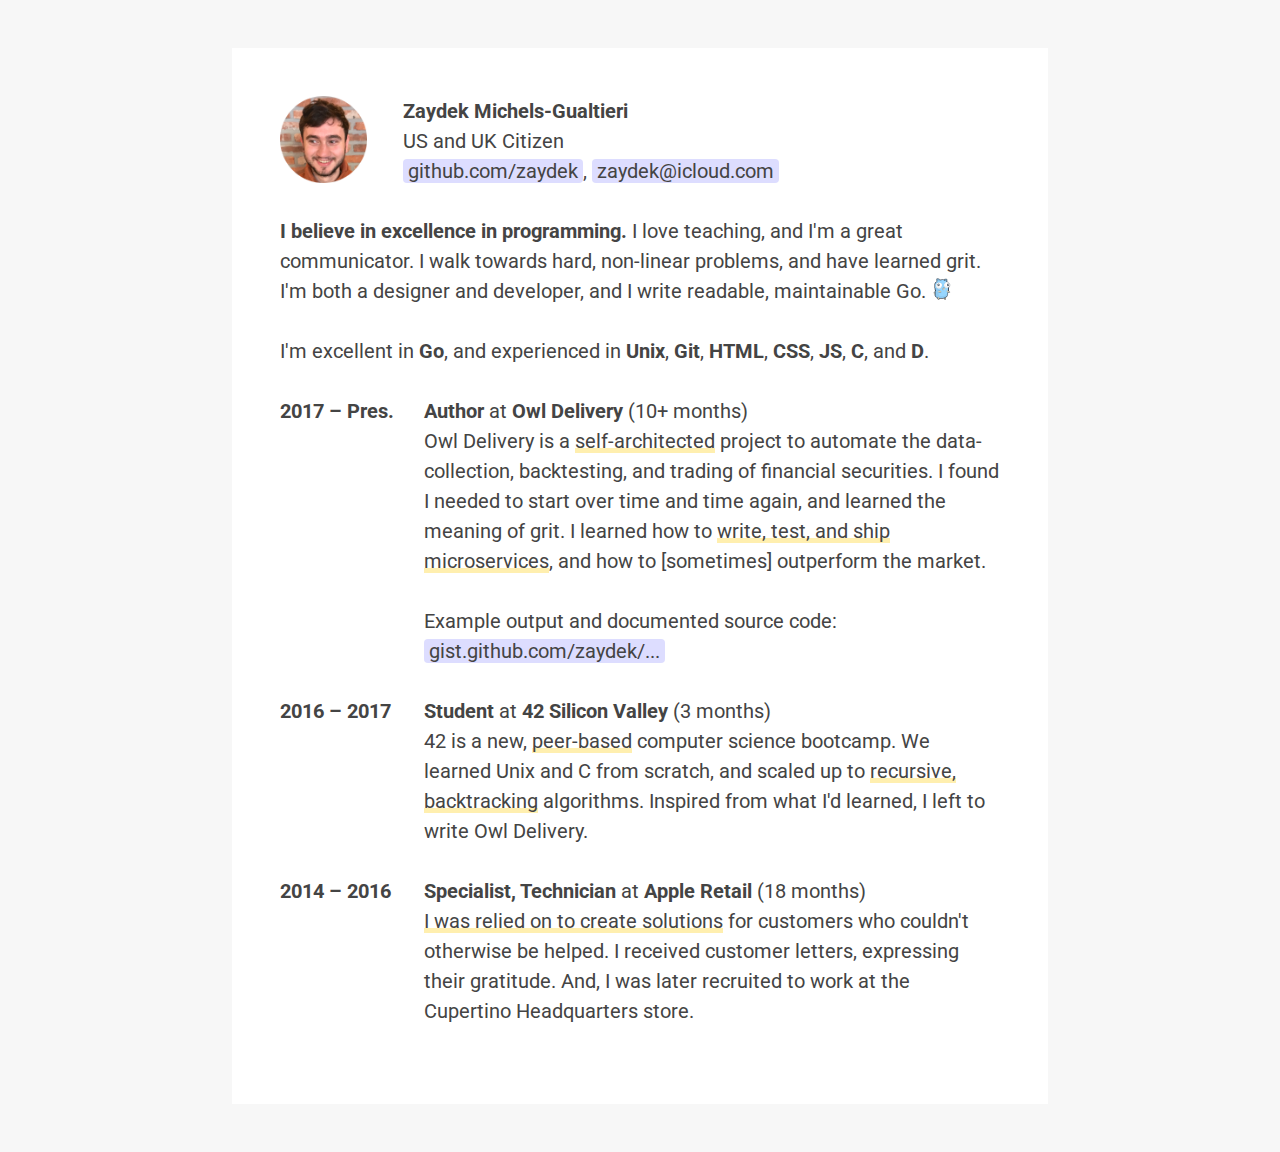
<file: index.html>
<!DOCTYPE html>
<html>
	<head>
		<meta charset="UTF-8">
		<title>Zaydek Michels-Gualtieri</title>
		<link href="https://fonts.googleapis.com/css?family=Roboto:400,700" rel="stylesheet">
		<link rel="stylesheet" href="styles/reset.css">
		<link rel="stylesheet" href="styles/background.css">
		<link rel="stylesheet" href="styles/text.css">
	</head>
	<body>
		<p>
			<img style="float: left; margin-right: 36px; height: 87px;" src="images/profile.png">
			<b>Zaydek Michels-Gualtieri</b><br>
			US and UK Citizen<br>
			<a href="https://github.com/zaydek">github.com/zaydek</a>, <a href="mailto:zaydek@icloud.com">zaydek@icloud.com</a>
		</p>
		<p>
			<b>I believe in excellence in programming.</b>
			I love teaching, and I'm a great communicator.
			I walk towards hard, non-linear problems, and have learned grit.
			I'm both a designer and developer, and I write readable, maintainable Go. <img style="position: relative; top: 0.1rem; height: 1.1rem;" src="images/gopher.gif"><br/>
			<br/>
			I'm excellent in <b>Go</b>, and experienced in <b>Unix</b>, <b>Git</b>, <b>HTML</b>, <b>CSS</b>, <b>JS</b>, <b>C</b>, and <b>D</b></b>.
		</p>
		<span class="left"><b>2017 – Pres.</b></span>
		<p class="right">
			<b>Author</b> at <b>Owl Delivery</b> (10+ months)<br>
			Owl Delivery is a <u>self-architected</u> project to automate the data-collection, backtesting, and trading of financial securities.
			I found I needed to start over time and time again, and learned the meaning of grit.
			I learned how to <u>write, test, and ship microservices</u>, and how to [sometimes] outperform the market.<br>
			<br>
			Example output and documented source code:<br>
			<a href="https://gist.github.com/zaydek/2b8747459d87e04d82d33d1335d41d13">gist.github.com/zaydek/...</a>
		</p>
		<span class="left"><b>2016 – 2017</b></span>
		<p class="right">
			<b>Student</b> at <b>42 Silicon Valley</b> (3 months)<br>
			42 is a new, <u>peer-based</u> computer science bootcamp.
			We learned Unix and C from scratch, and scaled up to <u>recursive, backtracking</u> algorithms.
			Inspired from what I'd learned, I left to write Owl Delivery.
		</p>
		<span class="left"><b>2014 – 2016</b></span>
		<p class="right">
			<b>Specialist, Technician</b> at <b>Apple Retail</b> (18 months)<br>
			<u>I was relied on to create solutions</u> for customers who couldn't otherwise be helped.
			I received customer letters, expressing their gratitude.
			And, I was later recruited to work at the Cupertino Headquarters store.
		</p>
	</body>
</html>
</file>
<file: styles/background.css>
html {
	--background: rgba(0,0,0,0.03);
	--foreground: #ffffff;

	--half: 36pt;
	--full: 72pt;

	background: var(--background);
}

body {
	margin-top:    var(--half);
	margin-bottom: var(--half);
	padding:       var(--half);

	width:  calc( 8.5 * var(--full));
	height: calc(11.0 * var(--full));
	background: var(--foreground);
}

@media print{
	body {
		margin: 0;
	}
}
</file>
<file: styles/text.css>
html {
	--text: #444444;
	--link: #ddddff;
	--line: #ffefaf;

	font: 125% 'Roboto', sans-serif;
	color: var(--text);
}

a {
	color: inherit;
	text-decoration: none;
	background: var(--link);
	border-radius: 0.2rem;
}

a:before,
a:after {
	content: "\00a0";
}

u {
	text-decoration: none;
	box-shadow: inset 0 -0.25rem var(--line);
}

.left  { float: left; }
.right { margin-left: 20%; }
</file>
